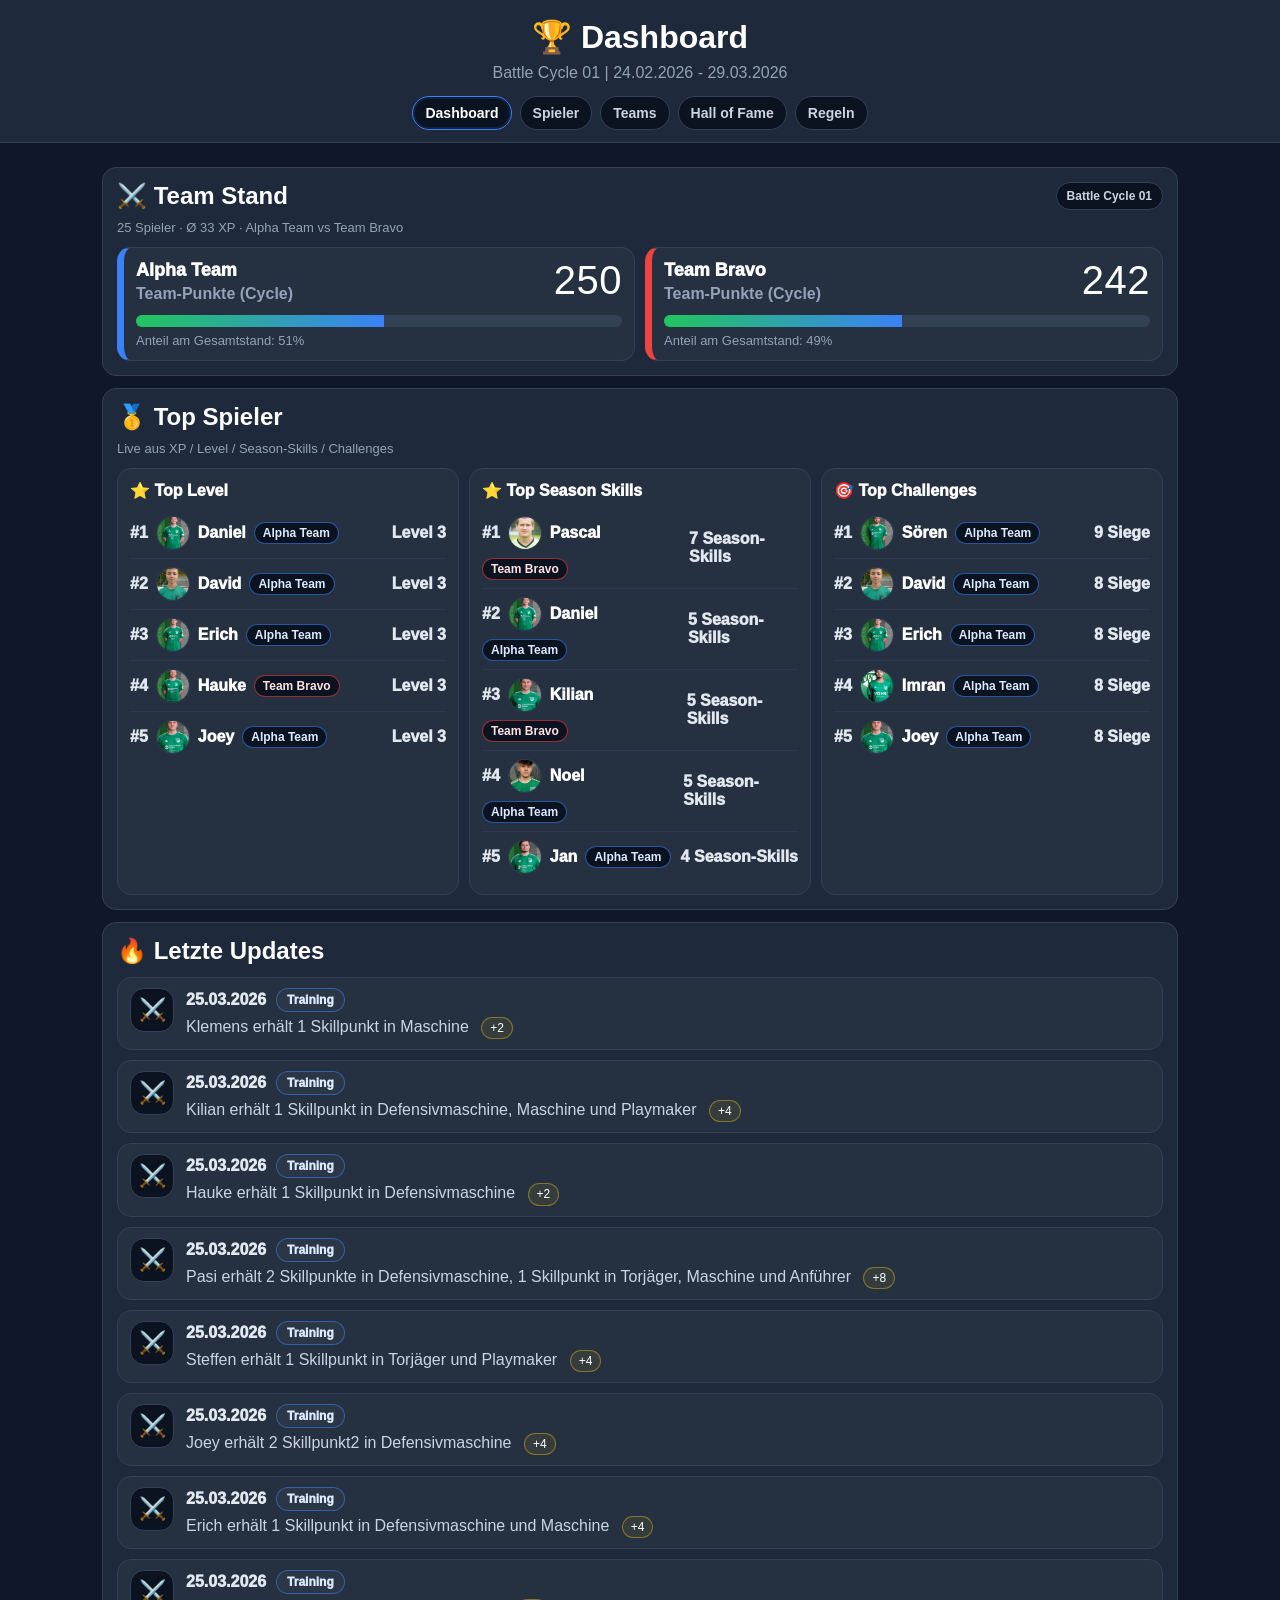
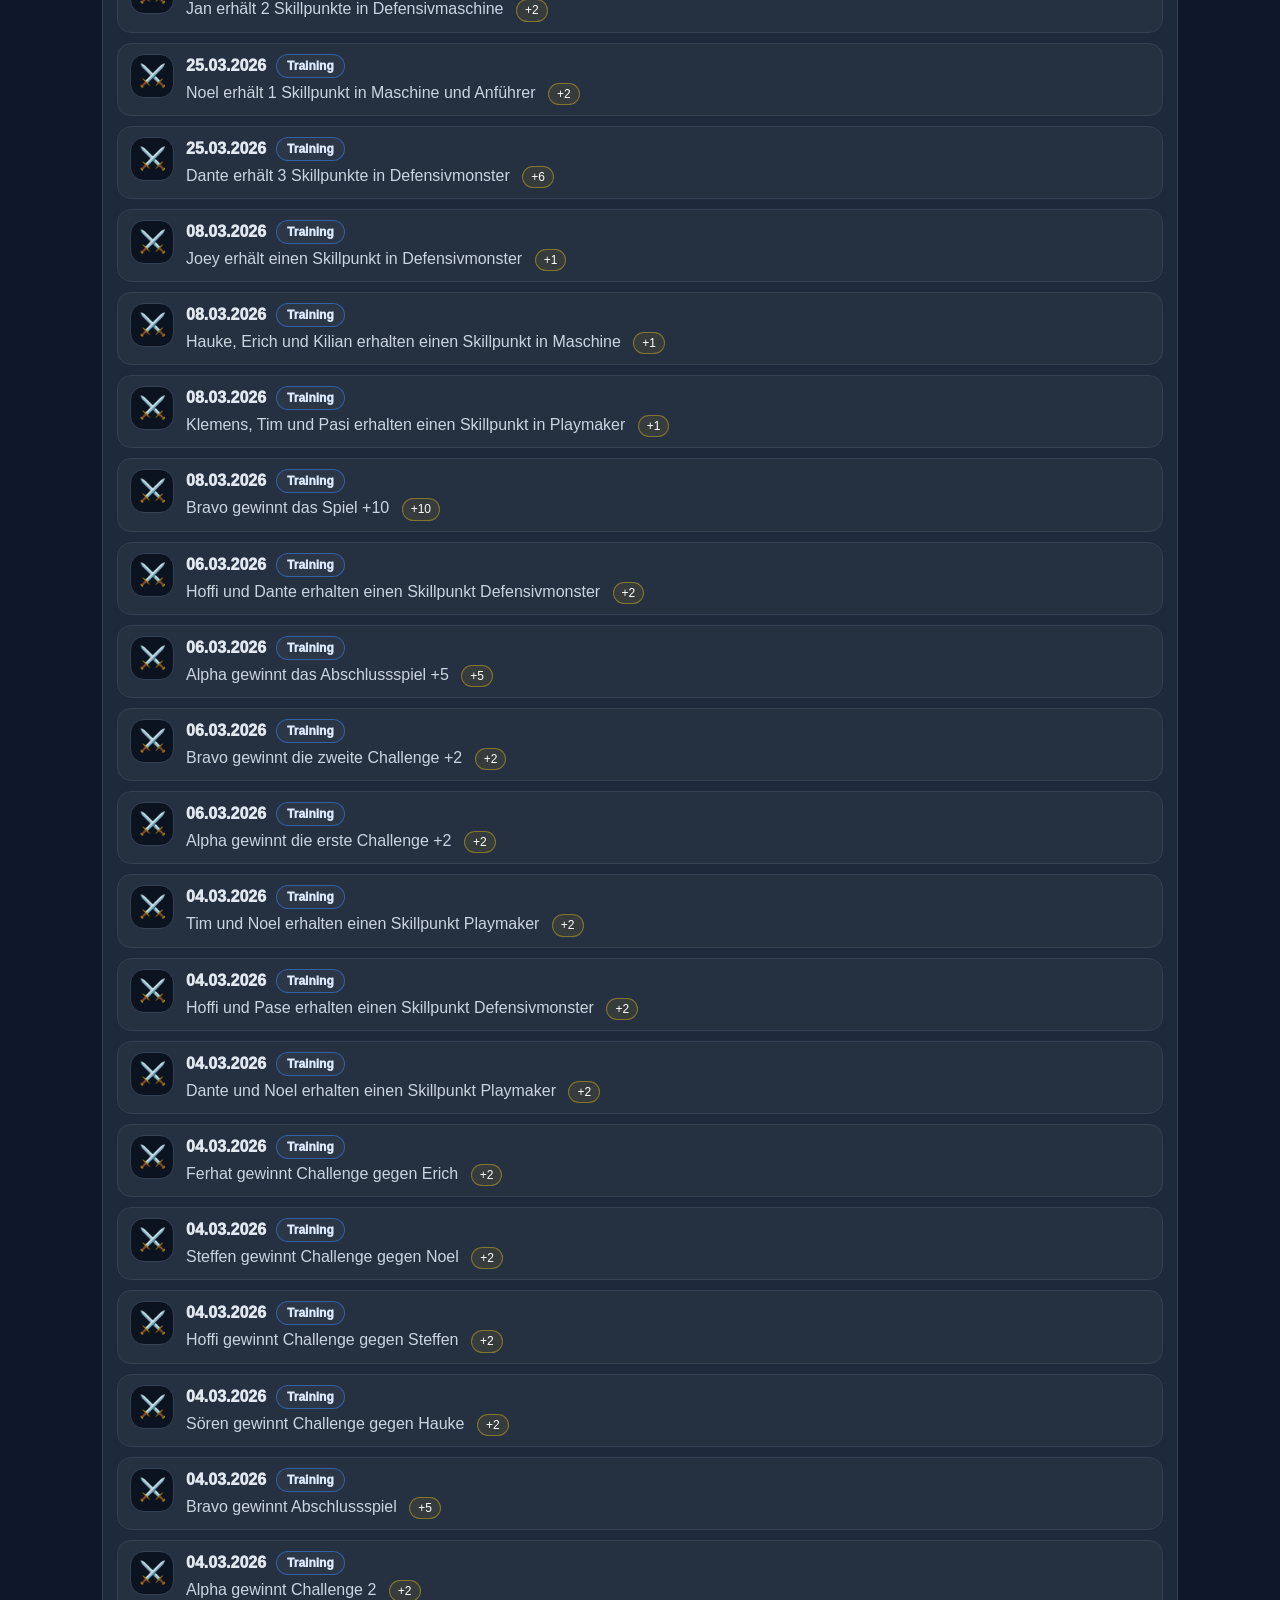
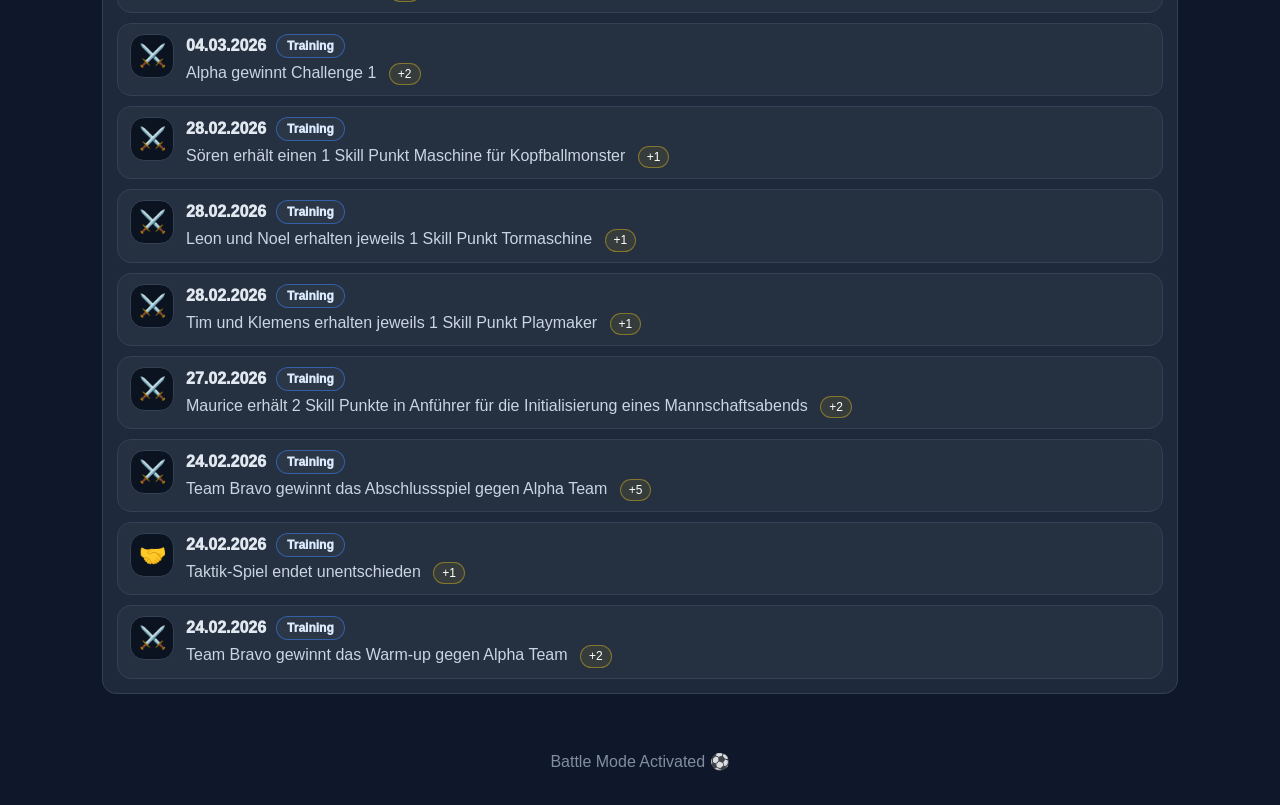
<file: index.html>
<!DOCTYPE html>
<html lang="de">
<head>
  <meta charset="UTF-8" />
  <meta name="viewport" content="width=device-width, initial-scale=1.0"/>
  <title>Dashboard – Battle Board</title>
  <link rel="stylesheet" href="styles.css" />
</head>
<body>

<header>
  <h1>🏆 Dashboard</h1>
  <p id="cycle-info"></p>

  <nav class="tabs">
    <a class="tab active" href="index.html">Dashboard</a>
    <a class="tab" href="players.html">Spieler</a>
    <a class="tab" href="teams.html">Teams</a>
    <a class="tab" href="halloffame.html">Hall of Fame</a>
    <a class="tab" href="rules.html">Regeln</a>
  </nav>
</header>

<main class="page">

  <section class="card">
    <div class="dash-head">
      <div>
        <h2>⚔️ Team Stand</h2>
        <div class="muted" id="dash-subtitle">Lade Daten…</div>
      </div>
      <div class="pill" id="cycle-pill">Battle Cycle</div>
    </div>

    <div class="team-grid" id="team-container"></div>
  </section>

  <section class="card">
    <h2>🥇 Top Spieler</h2>
    <div class="muted">Live aus XP / Level / Season-Skills / Challenges</div>

    <div class="top-grid">
      <div class="top-card">
        <div class="top-title">⭐ Top Level</div>
        <div id="top-level"></div>
      </div>

      <div class="top-card">
        <div class="top-title">⭐ Top Season Skills</div>
        <div id="top-season-skills"></div>
      </div>

      <div class="top-card">
        <div class="top-title">🎯 Top Challenges</div>
        <div id="top-challenges"></div>
      </div>
    </div>
  </section>

  <section class="card">
    <h2>🔥 Letzte Updates</h2>
    <div id="updates-container" class="feed"></div>
  </section>

</main>

<footer>
  <p>Battle Mode Activated ⚽</p>
</footer>

<script src="app.js"></script>
</body>
</html>
</file>
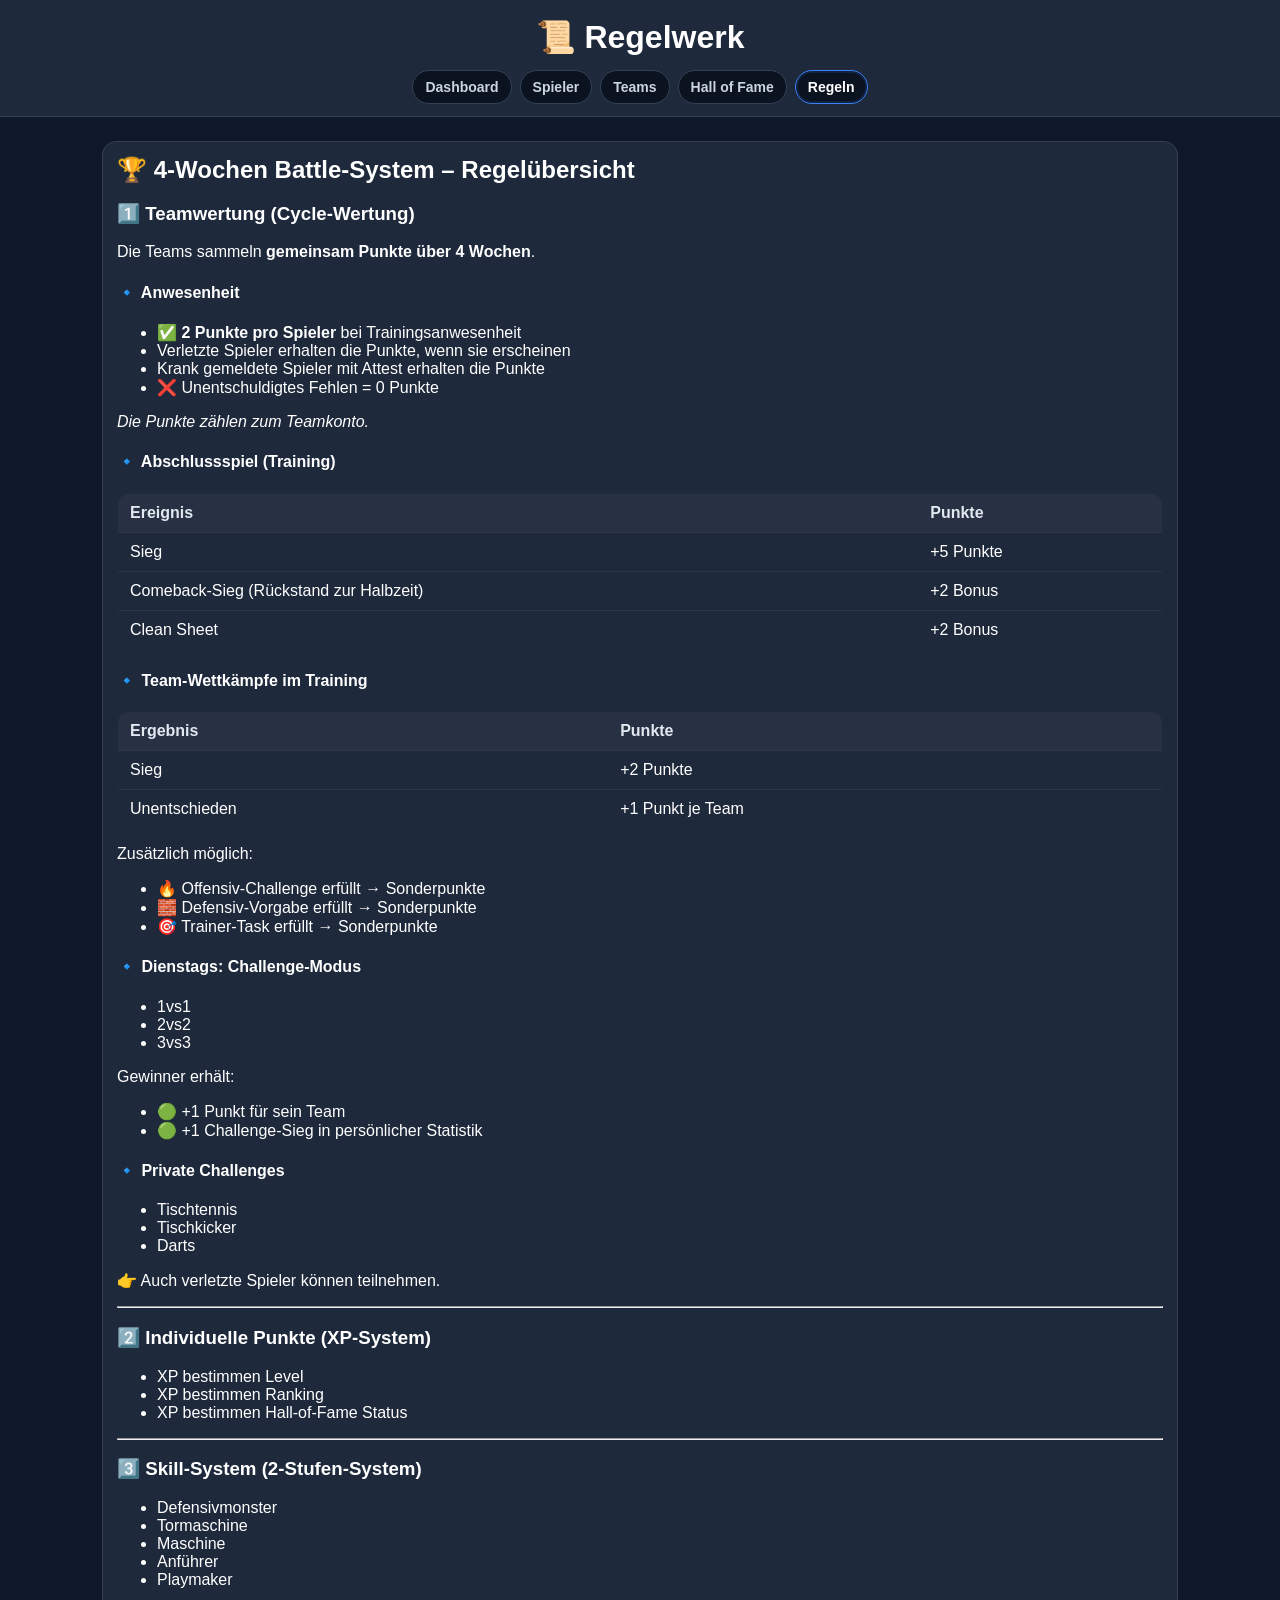
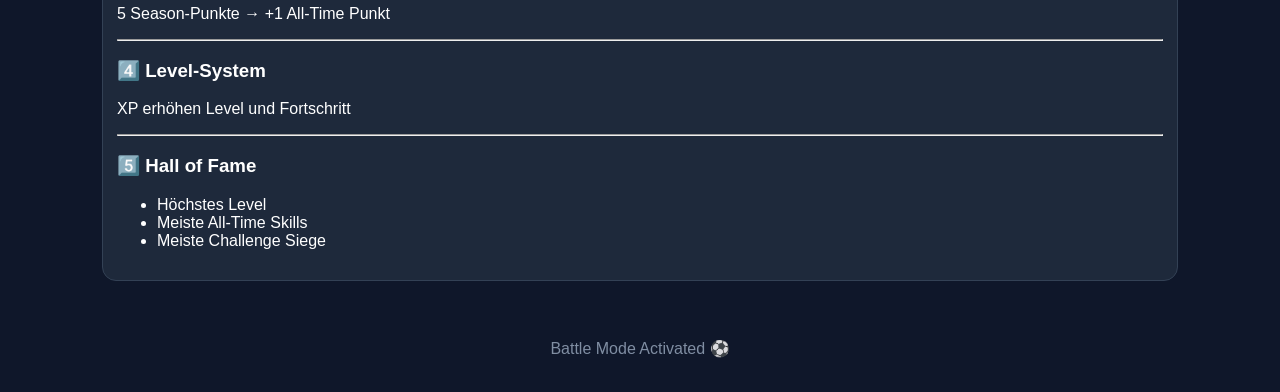
<file: rules.html>
<!DOCTYPE html>
<html lang="de">
<head>
  <meta charset="UTF-8" />
  <meta name="viewport" content="width=device-width, initial-scale=1.0"/>
  <title>Regelwerk – Battle Board</title>
  <link rel="stylesheet" href="styles.css" />
</head>
<body>

<header>
  <h1>📜 Regelwerk</h1>

  <nav class="tabs">
    <a class="tab" href="index.html">Dashboard</a>
    <a class="tab" href="players.html">Spieler</a>
    <a class="tab" href="teams.html">Teams</a>
    <a class="tab" href="halloffame.html">Hall of Fame</a>
    <a class="tab active" href="rules.html">Regeln</a>
  </nav>
</header>

<main class="page">

<section class="card">

<h2>🏆 4-Wochen Battle-System – Regelübersicht</h2>

<h3>1️⃣ Teamwertung (Cycle-Wertung)</h3>

<p>Die Teams sammeln <strong>gemeinsam Punkte über 4 Wochen</strong>.</p>

<h4>🔹 Anwesenheit</h4>
<ul>
  <li>✅ <strong>2 Punkte pro Spieler</strong> bei Trainingsanwesenheit</li>
  <li>Verletzte Spieler erhalten die Punkte, wenn sie erscheinen</li>
  <li>Krank gemeldete Spieler mit Attest erhalten die Punkte</li>
  <li>❌ Unentschuldigtes Fehlen = 0 Punkte</li>
</ul>

<p><em>Die Punkte zählen zum Teamkonto.</em></p>

<h4>🔹 Abschlussspiel (Training)</h4>

<table>
<tr><th>Ereignis</th><th>Punkte</th></tr>
<tr><td>Sieg</td><td>+5 Punkte</td></tr>
<tr><td>Comeback-Sieg (Rückstand zur Halbzeit)</td><td>+2 Bonus</td></tr>
<tr><td>Clean Sheet</td><td>+2 Bonus</td></tr>
</table>

<h4>🔹 Team-Wettkämpfe im Training</h4>

<table>
<tr><th>Ergebnis</th><th>Punkte</th></tr>
<tr><td>Sieg</td><td>+2 Punkte</td></tr>
<tr><td>Unentschieden</td><td>+1 Punkt je Team</td></tr>
</table>

<p>Zusätzlich möglich:</p>
<ul>
  <li>🔥 Offensiv-Challenge erfüllt → Sonderpunkte</li>
  <li>🧱 Defensiv-Vorgabe erfüllt → Sonderpunkte</li>
  <li>🎯 Trainer-Task erfüllt → Sonderpunkte</li>
</ul>

<h4>🔹 Dienstags: Challenge-Modus</h4>

<ul>
  <li>1vs1</li>
  <li>2vs2</li>
  <li>3vs3</li>
</ul>

<p>Gewinner erhält:</p>
<ul>
  <li>🟢 +1 Punkt für sein Team</li>
  <li>🟢 +1 Challenge-Sieg in persönlicher Statistik</li>
</ul>

<h4>🔹 Private Challenges</h4>

<ul>
  <li>Tischtennis</li>
  <li>Tischkicker</li>
  <li>Darts</li>
</ul>

<p>👉 Auch verletzte Spieler können teilnehmen.</p>

<hr>

<h3>2️⃣ Individuelle Punkte (XP-System)</h3>

<ul>
  <li>XP bestimmen Level</li>
  <li>XP bestimmen Ranking</li>
  <li>XP bestimmen Hall-of-Fame Status</li>
</ul>

<hr>

<h3>3️⃣ Skill-System (2-Stufen-System)</h3>

<ul>
  <li>Defensivmonster</li>
  <li>Tormaschine</li>
  <li>Maschine</li>
  <li>Anführer</li>
  <li>Playmaker</li>
</ul>

<p>5 Season-Punkte → +1 All-Time Punkt</p>

<hr>

<h3>4️⃣ Level-System</h3>

<p>XP erhöhen Level und Fortschritt</p>

<hr>

<h3>5️⃣ Hall of Fame</h3>

<ul>
  <li>Höchstes Level</li>
  <li>Meiste All-Time Skills</li>
  <li>Meiste Challenge Siege</li>
</ul>

</section>

</main>

<footer>
  <p>Battle Mode Activated ⚽</p>
</footer>

</body>
</html>
</file>
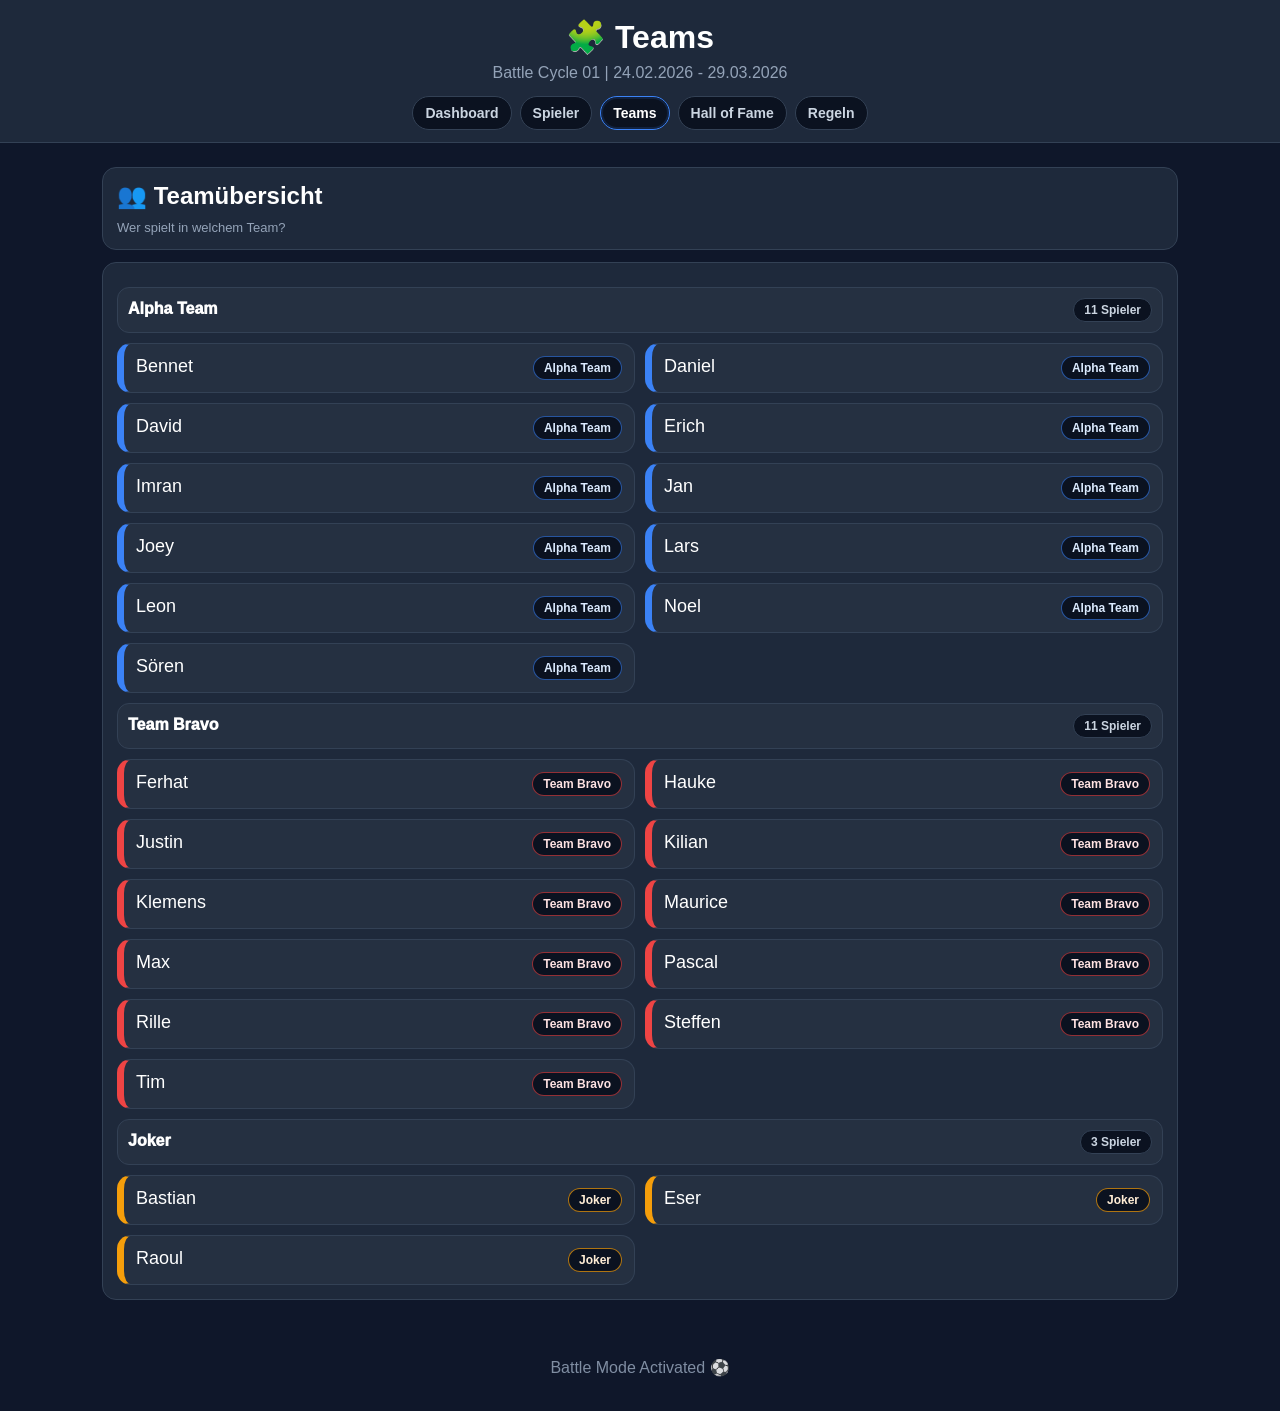
<file: teams.html>
<!DOCTYPE html>
<html lang="de">
<head>
  <meta charset="UTF-8" />
  <meta name="viewport" content="width=device-width, initial-scale=1.0"/>
  <title>Teams – Battle Board</title>
  <link rel="stylesheet" href="styles.css" />
</head>
<body>

<header>
  <h1>🧩 Teams</h1>
  <p id="cycle-info"></p>

  <nav class="tabs">
    <a class="tab" href="index.html">Dashboard</a>
    <a class="tab" href="players.html">Spieler</a>
    <a class="tab active" href="teams.html">Teams</a>
    <a class="tab" href="halloffame.html">Hall of Fame</a>
    <a class="tab" href="rules.html">Regeln</a>
  </nav>
</header>

<main class="page">
  <section class="card">
    <h2>👥 Teamübersicht</h2>
    <div class="muted">Wer spielt in welchem Team?</div>
  </section>

  <section class="card">
    <div id="teams-container"></div>
  </section>
</main>

<footer>
  <p>Battle Mode Activated ⚽</p>
</footer>

<script>
function normalize(str){ return (str || "").toString().trim().toLowerCase(); }
function teamKey(team){
  const t = normalize(team);
  if(t.includes("alpha")) return "alpha";
  if(t.includes("bravo")) return "bravo";
  return "joker";
}

fetch("data.json", { cache:"no-store" })
  .then(r=>r.json())
  .then(data=>{
    const ci = document.getElementById("cycle-info");
    if(ci && data.cycle){
      ci.textContent = `${data.cycle.name} | ${data.cycle.start} - ${data.cycle.end}`;
    }

    const players = data.players || [];
    const groups = { "Alpha Team": [], "Team Bravo": [], "Joker": [] };

    players.forEach(p=>{
      const t = (p.team || "Joker").trim();
      if(!groups[t]) groups[t] = [];
      groups[t].push(p.name);
    });

    Object.keys(groups).forEach(k=> groups[k].sort((a,b)=> a.localeCompare(b)));

    const container = document.getElementById("teams-container");
    const renderGroup = (teamName) => {
      const list = groups[teamName] || [];
      const key = teamKey(teamName);
      return `
        <div class="group">
          <div class="group-head">
            <h3>${teamName}</h3>
            <div class="group-pill">${list.length} Spieler</div>
          </div>

          <div class="player-grid">
            ${list.map(n=>`
              <div class="player-card ${key}">
                <div class="player-top">
                  <div class="player-name">${n}</div>
                  <span class="badge-team ${key}">${teamName}</span>
                </div>
              </div>
            `).join("")}
          </div>
        </div>
      `;
    };

    container.innerHTML =
      renderGroup("Alpha Team") +
      renderGroup("Team Bravo") +
      renderGroup("Joker");
  })
  .catch(err=>console.error(err));
</script>

</body>
</html>
</file>
<file: styles.css>
:root{
  --bg:#0f172a;
  --card:#1e293b;
  --muted:#94a3b8;
  --line:#334155;
  --ink:#ffffff;
  --chip:#0b1220;

  --alpha:#3b82f6;
  --bravo:#ef4444;
  --joker:#f59e0b;

  --xp1:#22c55e;
  --xp2:#3b82f6;

  --season:#38bdf8;
  --alltime:#facc15;
}

*{ box-sizing:border-box; }

body{
  font-family: Arial, sans-serif;
  background: var(--bg);
  color: var(--ink);
  margin: 0;
}

header{
  text-align:center;
  padding: 18px 16px 12px;
  background: var(--card);
  border-bottom: 1px solid var(--line);
}

h1{ margin:0; }
h2{ margin:0 0 10px; }

#cycle-info{ margin:8px 0 0; color: var(--muted); }

.page{
  max-width: 1100px;
  margin: 0 auto;
  padding: 12px;
}

.card{
  background: var(--card);
  border: 1px solid var(--line);
  border-radius: 14px;
  padding: 14px;
  margin: 12px 0;
}

footer{
  text-align:center;
  padding: 18px 10px;
  color: var(--muted);
  opacity: .85;
}

.muted{ color: var(--muted); font-size: 13px; }
.small{ color: var(--muted); font-size: 13px; margin-top:6px; }

.pill{
  border:1px solid var(--line);
  background: var(--chip);
  padding:6px 10px;
  border-radius:999px;
  color:#cbd5e1;
  font-weight:900;
  font-size:12px;
}

/* ---------------- Tabs ---------------- */

.tabs{
  display:flex;
  gap:8px;
  justify-content:center;
  margin-top:14px;
  flex-wrap:wrap;
}
.tab{
  text-decoration:none;
  color:#cbd5e1;
  border:1px solid var(--line);
  padding:8px 12px;
  border-radius:999px;
  background: var(--chip);
  font-weight:800;
  font-size:14px;
}
.tab.active{
  color:#fff;
  border-color: var(--alpha);
  box-shadow: 0 0 0 2px rgba(59,130,246,0.15) inset;
}

/* ---------------- Inputs / Controls ---------------- */

.controls{
  display:flex;
  gap:10px;
  flex-wrap:wrap;
}
.search, .select{
  padding:10px 12px;
  border-radius:12px;
  border:1px solid var(--line);
  background: var(--chip);
  color:#fff;
  outline:none;
}
.search{ flex:1; min-width:240px; }
.select{ min-width:240px; }

/* Team filter chips */
.chips{ display:flex; gap:8px; flex-wrap:wrap; }
.chip{
  cursor:pointer;
  border:1px solid var(--line);
  background: var(--chip);
  color:#cbd5e1;
  padding:8px 12px;
  border-radius:999px;
  font-weight:900;
  font-size:13px;
}
.chip.active{
  color:#fff;
  border-color: rgba(255,255,255,0.35);
}
.chip-alpha{ border-color: rgba(59,130,246,0.55); }
.chip-bravo{ border-color: rgba(239,68,68,0.55); }
.chip-joker{ border-color: rgba(245,158,11,0.65); }

/* ---------------- Progress Bars ---------------- */

.xpbar{
  height: 12px;
  background: var(--line);
  border-radius: 999px;
  overflow: hidden;
  margin-top: 12px;
}
.xpfill{
  height: 100%;
  width: 0%;
  background: linear-gradient(90deg, var(--xp1), var(--xp2));
}

/* ---------------- Dashboard Layout ---------------- */

.dash-head{
  display:flex;
  justify-content:space-between;
  align-items:flex-start;
  gap:10px;
  flex-wrap:wrap;
}

.team-grid{
  display:grid;
  grid-template-columns: 1fr;
  gap:10px;
  margin-top:12px;
}
@media(min-width:860px){
  .team-grid{ grid-template-columns: 1fr 1fr; }
}

.team-card{
  border:1px solid var(--line);
  border-radius: 14px;
  padding: 12px;
  background: rgba(255,255,255,0.03);
  overflow:hidden;
}
.team-card.alpha{ border-left: 7px solid var(--alpha); }
.team-card.bravo{ border-left: 7px solid var(--bravo); }
.team-card.joker{ border-left: 7px solid var(--joker); }

.team-top{
  display:flex;
  justify-content:space-between;
  gap:10px;
  align-items:flex-start;
}
.team-name{ font-weight:1000; font-size:18px; }
.team-points-big{
  font-weight:1100;
  font-size:40px;
  line-height:1;
  letter-spacing: .5px;
}
.team-points-label{ color: var(--muted); font-weight:800; margin-top:4px; }

.top-grid{
  display:grid;
  grid-template-columns: 1fr;
  gap:10px;
  margin-top:12px;
}
@media(min-width:860px){
  .top-grid{ grid-template-columns: 1fr 1fr 1fr; }
}

.top-card{
  border:1px solid var(--line);
  border-radius: 14px;
  padding: 12px;
  background: rgba(255,255,255,0.03);
}
.top-title{ font-weight:1000; margin-bottom:8px; }

.mini-row{
  display:flex;
  align-items:center;
  justify-content:space-between;
  gap:10px;
  padding: 8px 0;
  border-bottom: 1px solid rgba(51,65,85,0.6);
}
.mini-row:last-child{ border-bottom:none; }
.mini-left{ display:flex; gap:8px; align-items:center; flex-wrap:wrap; }
.rank{ font-weight:1000; color:#e2e8f0; }
.mini-name{ font-weight:1000; }
.mini-val{ font-weight:1000; color:#e2e8f0; }

.mini-team{
  font-size:12px;
  padding:3px 8px;
  border-radius:999px;
  border:1px solid var(--line);
  background: var(--chip);
  color:#cbd5e1;
  font-weight:900;
}
.mini-team.alpha{ border-color: rgba(59,130,246,0.6); color:#dbeafe; }
.mini-team.bravo{ border-color: rgba(239,68,68,0.6); color:#fee2e2; }
.mini-team.joker{ border-color: rgba(245,158,11,0.7); color:#ffedd5; }

/* Mini-Avatare im Dashboard */
.mini-avatar{
  width: 34px;
  height: 34px;
  border-radius: 999px;
  object-fit: cover;
  border: 1px solid rgba(51,65,85,0.9);
  background: rgba(11,18,32,0.75);
  flex: 0 0 auto;
}
.mini-avatar.fallback{
  display:flex;
  align-items:center;
  justify-content:center;
  font-weight: 1100;
  font-size: 13px;
  color:#e2e8f0;
}

/* ---------------- Feed (Enhanced) ---------------- */

.feed{ margin-top:12px; display:flex; flex-direction:column; gap:10px; }
.feed-item{
  border:1px solid var(--line);
  border-radius: 14px;
  padding: 10px 12px;
  background: rgba(255,255,255,0.03);
  display:flex;
  gap:12px;
  align-items:flex-start;
}
.feed-left{ flex:0 0 auto; }
.feed-icon{
  width:44px;
  height:44px;
  display:flex;
  align-items:center;
  justify-content:center;
  border-radius: 14px;
  border:1px solid var(--line);
  background: var(--chip);
  font-size: 22px;
}
.feed-mid{ flex:1 1 auto; min-width:0; }

.feed-topline{
  display:flex;
  align-items:center;
  gap:10px;
  flex-wrap:wrap;
  margin-bottom: 4px;
}
.feed-date{ font-weight:1000; color:#e2e8f0; }

.feed-badge{
  display:inline-block;
  padding: 4px 10px;
  border-radius: 999px;
  border:1px solid var(--line);
  background: rgba(255,255,255,0.03);
  font-weight: 1000;
  font-size: 12px;
  color:#cbd5e1;
}
.feed-badge-training{ border-color: rgba(59,130,246,0.55); color:#dbeafe; }
.feed-badge-match{ border-color: rgba(34,197,94,0.55); color:#dcfce7; }
.feed-badge-private{ border-color: rgba(245,158,11,0.70); color:#ffedd5; }

.feed-text{ color:#cbd5e1; line-height:1.35; }
.feed-points{
  display:inline-block;
  margin-left: 8px;
  padding: 2px 8px;
  border-radius: 999px;
  border: 1px solid rgba(250,204,21,0.40);
  background: rgba(250,204,21,0.08);
  color: #fff;
  font-weight: 1100;
  font-size: 12px;
}

/* ---------------- Groups / Teams page ---------------- */

.group{ margin-top:10px; }
.group-head{
  display:flex;
  justify-content:space-between;
  align-items:baseline;
  gap:10px;
  padding: 10px 10px;
  border-radius: 12px;
  border: 1px solid var(--line);
  background: rgba(255,255,255,0.03);
}
.group-head h3{ margin:0; font-size:16px; font-weight:1000; }
.group-pill{
  font-size:12px;
  padding:4px 10px;
  border-radius:999px;
  border:1px solid var(--line);
  color:#cbd5e1;
  background: var(--chip);
  font-weight:900;
}

.player-grid{
  display:grid;
  grid-template-columns: 1fr;
  gap:10px;
  margin-top:10px;
}
@media(min-width:860px){
  .player-grid{ grid-template-columns: 1fr 1fr; }
}

.player-card{
  border:1px solid var(--line);
  border-radius: 14px;
  padding: 12px;
  background: rgba(255,255,255,0.03);
  overflow:hidden;
}
.player-card.alpha{ border-left: 7px solid var(--alpha); }
.player-card.bravo{ border-left: 7px solid var(--bravo); }
.player-card.joker{ border-left: 7px solid var(--joker); }

.player-top{
  display:flex;
  justify-content:space-between;
  gap:10px;
  align-items:flex-start;
}
.player-name{ font-weight:1100; font-size:18px; }

.badge-team{
  font-size:12px;
  padding:4px 10px;
  border-radius:999px;
  border:1px solid var(--line);
  background: var(--chip);
  font-weight:900;
  color:#cbd5e1;
  white-space:nowrap;
}
.badge-team.alpha{ border-color: rgba(59,130,246,0.6); color:#dbeafe; }
.badge-team.bravo{ border-color: rgba(239,68,68,0.6); color:#fee2e2; }
.badge-team.joker{ border-color: rgba(245,158,11,0.7); color:#ffedd5; }

/* ---------------- Rules page tables ---------------- */

table{
  width: 100%;
  border-collapse: collapse;
  margin: 10px 0 14px;
  overflow: hidden;
  border-radius: 12px;
  border: 1px solid var(--line);
}
th, td{
  padding: 10px 12px;
  border-bottom: 1px solid rgba(51,65,85,0.6);
}
th{
  text-align:left;
  background: rgba(255,255,255,0.04);
  color: #e2e8f0;
}
tr:last-child td{ border-bottom:none; }

/* =========================================================
   FUT CARD DESIGN (Players page)
   ========================================================= */

.fut-grid{
  display:grid;
  grid-template-columns: 1fr;
  gap:12px;
  margin-top:12px;
}
@media(min-width:860px){
  .fut-grid{ grid-template-columns: 1fr 1fr; }
}
@media(min-width:1080px){
  .fut-grid{ grid-template-columns: 1fr 1fr 1fr; }
}

.fut-card{
  position:relative;
  border-radius: 18px;
  border: 1px solid rgba(148,163,184,0.25);
  background:
    radial-gradient(800px 220px at 50% 0%, rgba(255,255,255,0.10), transparent 60%),
    linear-gradient(180deg, rgba(255,255,255,0.05), rgba(255,255,255,0.02)),
    rgba(255,255,255,0.03);
  overflow:hidden;
  padding: 12px;
  box-shadow: 0 18px 55px rgba(0,0,0,0.25);
}

.fut-card.alpha{ border-left: 7px solid var(--alpha); }
.fut-card.bravo{ border-left: 7px solid var(--bravo); }
.fut-card.joker{ border-left: 7px solid var(--joker); }

.fut-shine{
  position:absolute;
  inset:-40% -30%;
  background: linear-gradient(120deg, transparent 35%, rgba(255,255,255,0.12) 50%, transparent 65%);
  transform: rotate(10deg);
  opacity:.55;
  pointer-events:none;
}

.fut-top{
  display:flex;
  justify-content:space-between;
  gap:10px;
  align-items:flex-start;
}

.fut-rating{
  width:78px;
  border-radius:16px;
  border: 1px solid rgba(51,65,85,0.8);
  background: rgba(11,18,32,0.75);
  padding: 10px 8px;
  text-align:center;
}
.fut-lvl{
  font-weight: 1300;
  font-size: 34px;
  line-height: 1;
}
.fut-lbl{
  margin-top: 4px;
  font-size: 11px;
  font-weight: 1000;
  color: var(--muted);
  letter-spacing: .6px;
}

.fut-portrait{
  flex: 1 1 auto;
  display:flex;
  flex-direction:column;
  align-items:flex-end;
  gap:8px;
}

/* Foto: nur oberes 2/3 sichtbar */
.fut-photo-frame{
  width: 96px;
  height: 96px;
  border-radius: 18px;
  overflow: hidden;
  border: 1px solid rgba(51,65,85,0.9);
  background: rgba(11,18,32,0.75);
  position: relative;
}

.fut-photo-img{
  width: 100%;
  height: 150%;
  object-fit: cover;
  object-position: center top;
  display:block;
}

.fut-photo-fallback{
  width:100%;
  height:100%;
  display:flex;
  align-items:center;
  justify-content:center;
  font-weight: 1200;
  font-size: 28px;
  color:#e2e8f0;
}

.fut-teambadge{
  display:inline-block;
  padding: 5px 10px;
  border-radius: 999px;
  border: 1px solid rgba(51,65,85,0.9);
  background: rgba(11,18,32,0.75);
  font-weight: 1000;
  font-size: 12px;
  color:#cbd5e1;
}
.fut-teambadge.alpha{ border-color: rgba(59,130,246,0.55); color:#dbeafe; }
.fut-teambadge.bravo{ border-color: rgba(239,68,68,0.55); color:#fee2e2; }
.fut-teambadge.joker{ border-color: rgba(245,158,11,0.65); color:#ffedd5; }

.fut-name{
  margin-top: 10px;
  font-size: 18px;
  font-weight: 1200;
  letter-spacing: .2px;
}

.fut-stats{
  display:grid;
  grid-template-columns: repeat(4, 1fr);
  gap:8px;
  margin-top: 10px;
}
.fut-stat{
  border-radius: 14px;
  border: 1px solid rgba(51,65,85,0.85);
  background: rgba(11,18,32,0.75);
  padding: 8px;
  text-align:center;
}
.fut-stat .k{
  font-size: 11px;
  font-weight: 1100;
  color: var(--muted);
  letter-spacing: .4px;
}
.fut-stat .v{
  margin-top: 4px;
  font-size: 20px;
  font-weight: 1300;
}

.fut-bar{
  margin-top: 10px;
  height: 10px;
  background: rgba(51,65,85,0.75);
  border-radius: 999px;
  overflow:hidden;
  border: 1px solid rgba(51,65,85,0.9);
}
.fut-barfill{
  height: 100%;
  width: 0%;
  background: linear-gradient(90deg, var(--xp1), var(--xp2));
}
.fut-bartext{
  margin-top: 6px;
  color: var(--muted);
  font-size: 12px;
  font-weight: 900;
}

/* ---------- Skills: Grid (fix für "passt nicht ganz") ---------- */

.skills-block{
  margin-top: 12px;
  border-top: 1px solid rgba(51,65,85,0.55);
  padding-top: 10px;
}

.skills-head{
  display:flex;
  align-items:center;
  justify-content:space-between;
  gap:10px;
  margin-bottom: 10px;
}

.skills-title{
  font-weight: 1100;
  letter-spacing: .2px;
  color:#e2e8f0;
}

.skills-total{
  font-weight: 1200;
  border: 1px solid rgba(51,65,85,0.9);
  background: rgba(11,18,32,0.75);
  padding: 4px 10px;
  border-radius: 999px;
  color:#fff;
}

.skill-grid{
  display: grid;
  grid-template-columns: repeat(auto-fit, minmax(92px, 1fr));
  gap: 10px;
}

.skill-tile{
  border: 1px solid rgba(51,65,85,0.85);
  background: rgba(11,18,32,0.65);
  border-radius: 14px;
  padding: 10px 10px;
  text-align: center;

  display: flex;
  flex-direction: column;
  justify-content: center;
  gap: 6px;

  min-height: 64px;
}

.skill-label{
  font-size: 11px;
  font-weight: 1200;
  color: var(--muted);
  letter-spacing: .8px;
  margin: 0;
}

.skill-stars{
  font-weight: 1400;
  letter-spacing: 2px;
  line-height: 1;
  font-size: 19px;

  white-space: nowrap;
  display: flex;
  justify-content: center;
  align-items: center;
}

.skill-stars.season{
  color: var(--season);
  text-shadow: 0 0 10px rgba(56,189,248,0.45);
}
.skill-stars.alltime{
  color: var(--alltime);
  text-shadow: 0 0 12px rgba(250,204,21,0.55);
}

/* ---------------- Hall of Fame (special touch) ---------------- */

.hof-header{
  background:
    radial-gradient(900px 240px at 50% 0%, rgba(250,204,21,0.10), transparent 60%),
    linear-gradient(180deg, rgba(255,255,255,0.05), rgba(255,255,255,0.02)),
    var(--card);
  border-bottom: 1px solid var(--line);
}

.hof-hero{
  max-width:1100px;
  margin:0 auto;
  padding: 18px 12px 12px;
}

.hof-kicker{
  font-weight:1100;
  color:#fde68a;
  letter-spacing:.6px;
}
.hof-title h1{ margin:6px 0 4px; }

.hof-card{
  border: 1px solid rgba(250,204,21,0.18);
  background:
    radial-gradient(700px 160px at 30% 0%, rgba(250,204,21,0.08), transparent 60%),
    rgba(255,255,255,0.03);
}

.hof-section-head{
  display:flex;
  justify-content:space-between;
  align-items:center;
  gap:10px;
  flex-wrap:wrap;
}

.hof-list{
  margin-top: 10px;
  display:flex;
  flex-direction:column;
  gap:10px;
}

.hof-row{
  display:flex;
  justify-content:space-between;
  gap:10px;
  align-items:center;
  padding: 10px 12px;
  border-radius: 14px;
  border:1px solid var(--line);
  background: rgba(11,18,32,0.45);
}

.hof-left{
  display:flex;
  align-items:center;
  gap:10px;
  flex-wrap:wrap;
}
.hof-rank{
  font-weight:1100;
  color:#fde68a;
}
.hof-name{
  font-weight:1100;
}
.hof-val{
  font-weight:1200;
  color:#fff;
}

.podium{
  display:grid;
  grid-template-columns: 1fr;
  gap:10px;
  margin-top: 10px;
}
@media(min-width:860px){
  .podium{ grid-template-columns: 1fr 1fr 1fr; }
}
.podium-card{
  border:1px solid var(--line);
  border-radius: 18px;
  padding: 12px;
  background: rgba(11,18,32,0.45);
  position:relative;
  overflow:hidden;
}
.podium-badge{
  position:absolute;
  top:10px;
  right:10px;
  padding:4px 10px;
  border-radius: 999px;
  background: rgba(250,204,21,0.14);
  border: 1px solid rgba(250,204,21,0.35);
  font-weight:1100;
  color:#fde68a;
}
.podium-name{ font-weight:1200; margin-top: 10px; font-size: 18px; }
.podium-sub{ color: var(--muted); font-size: 13px; margin-top: 4px; }
</file>
